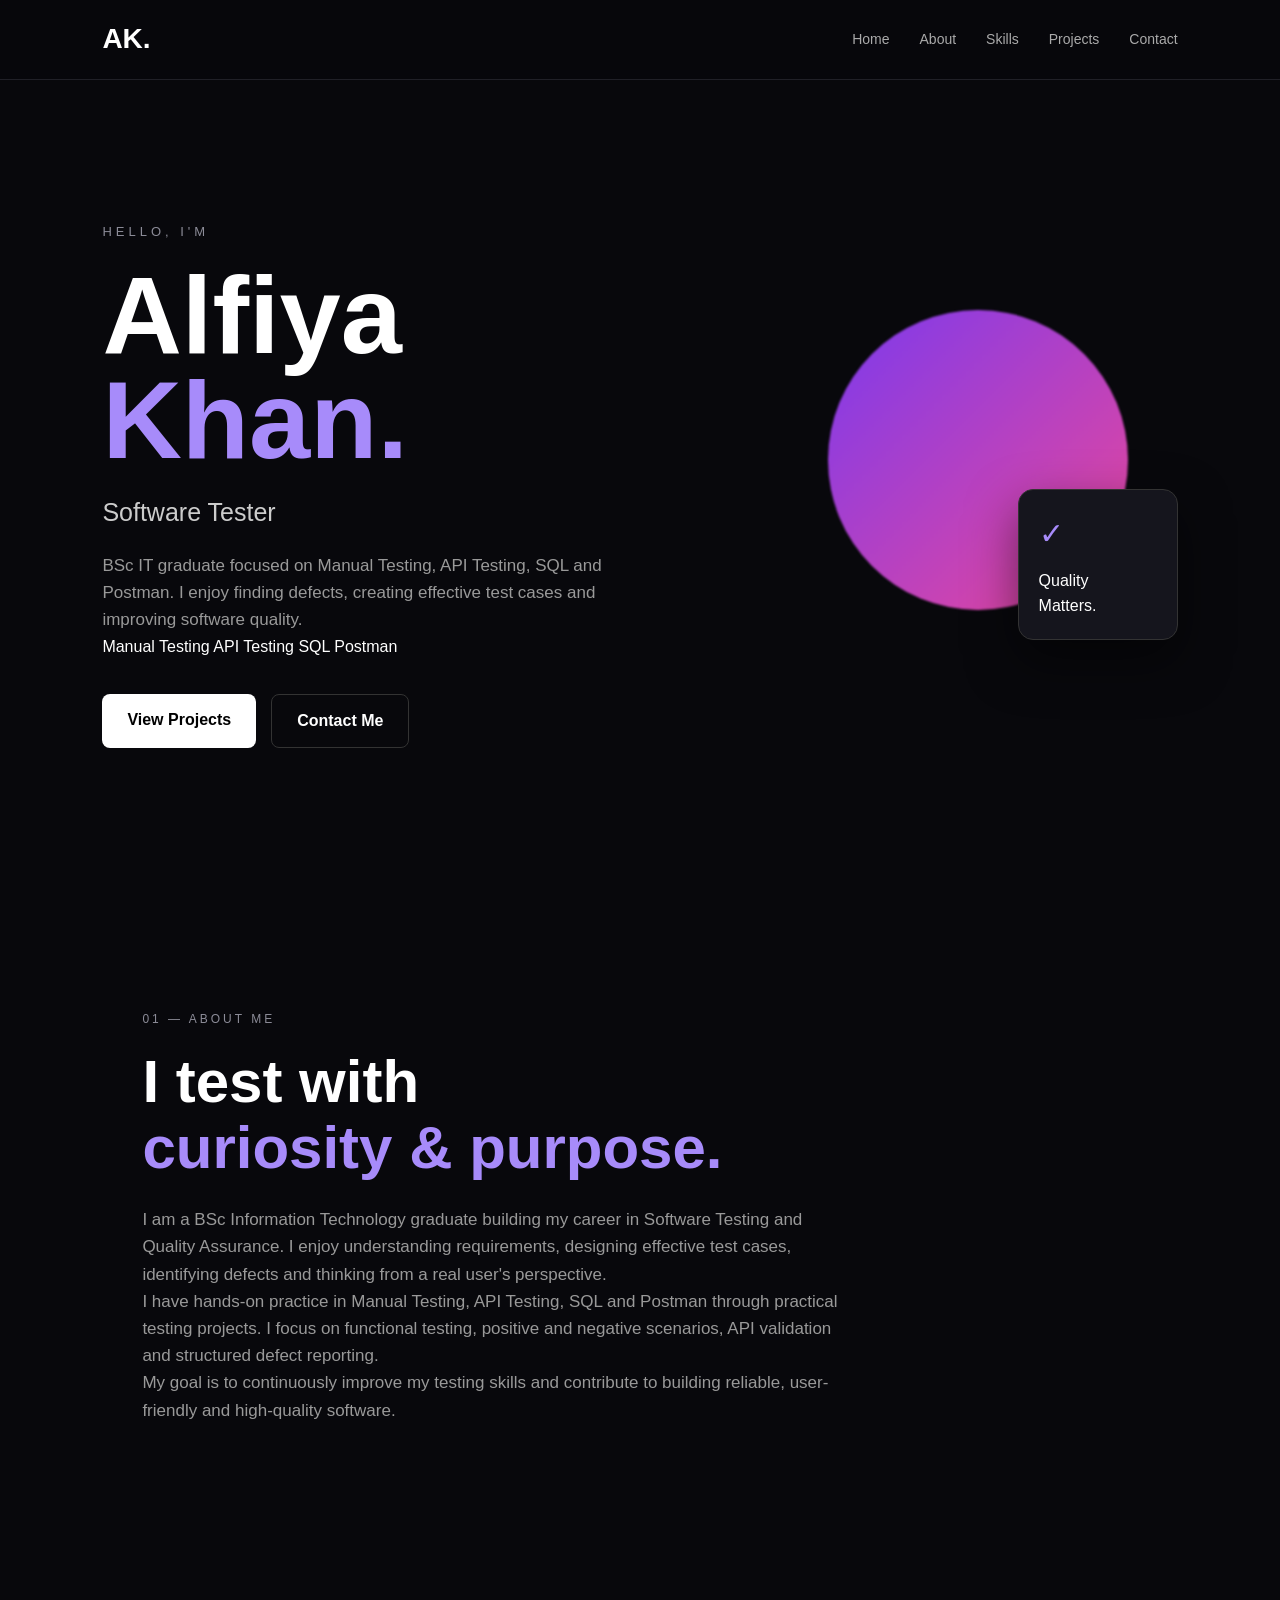
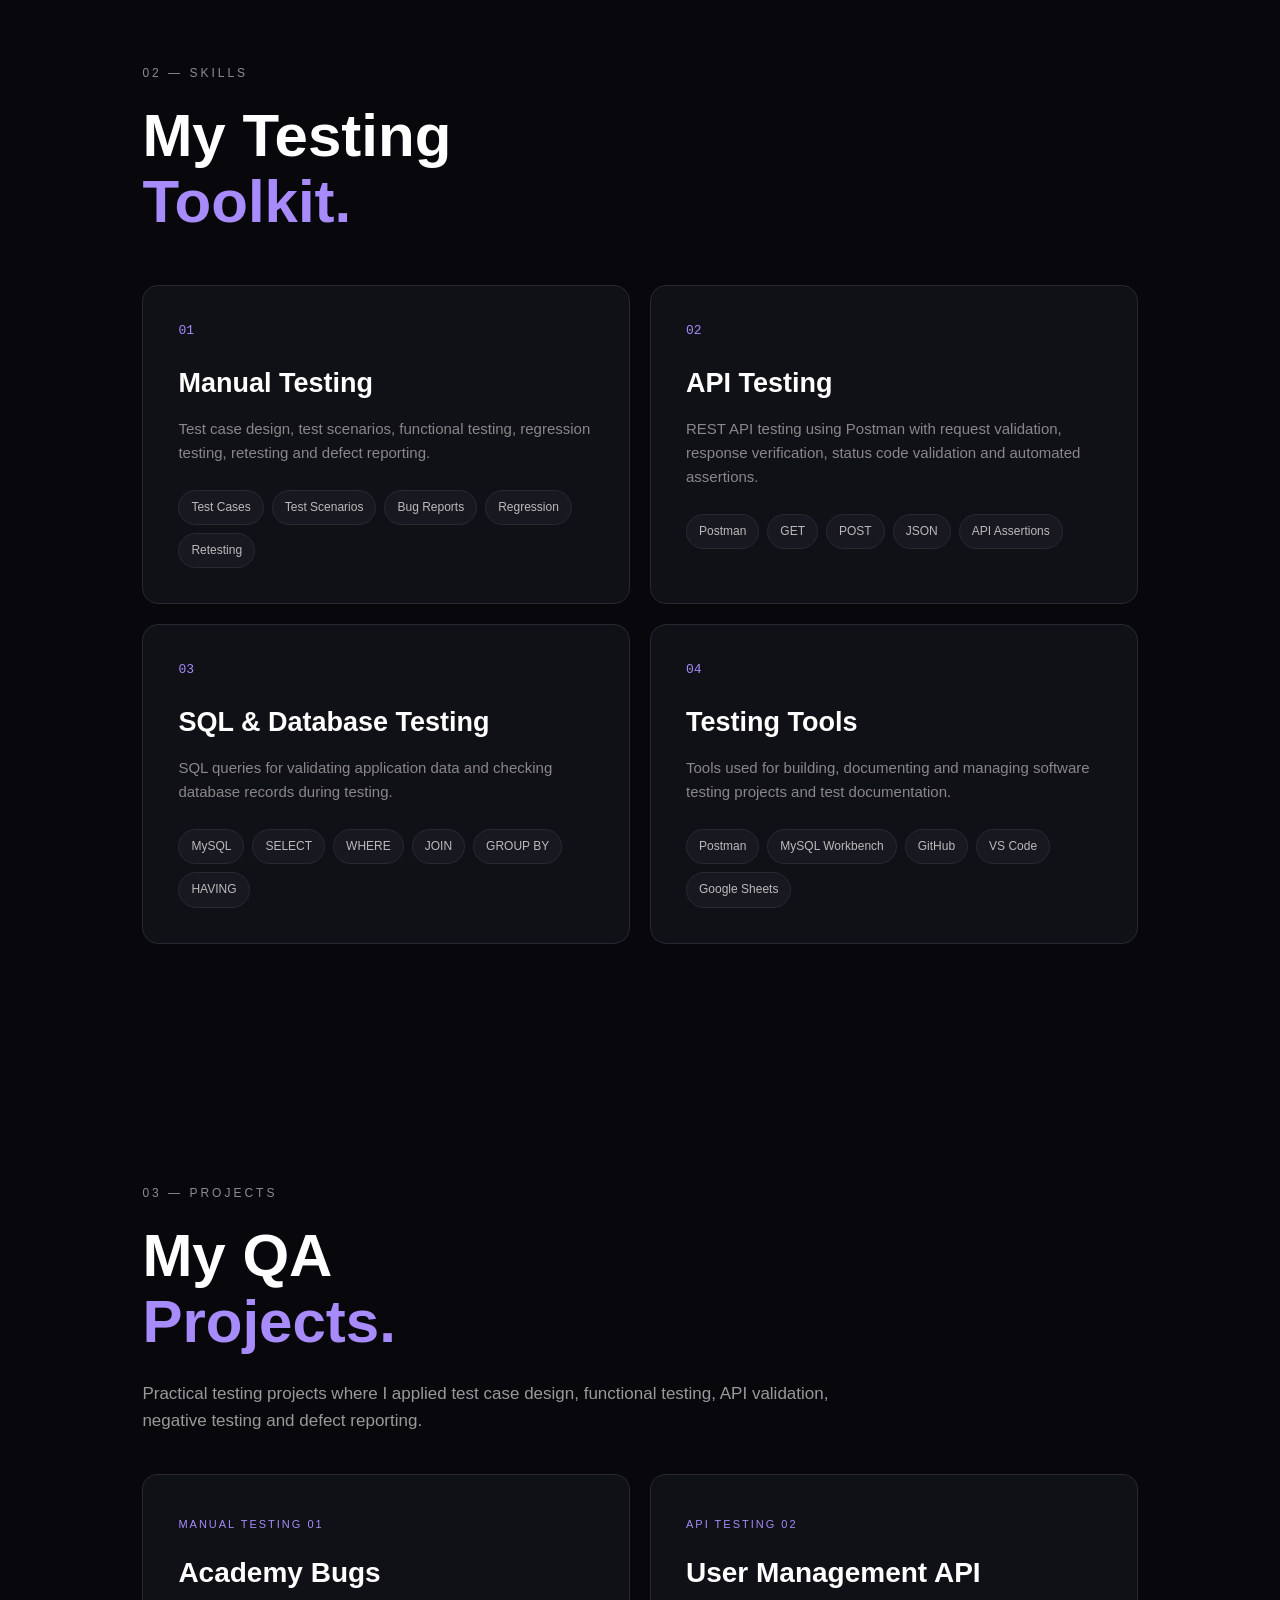
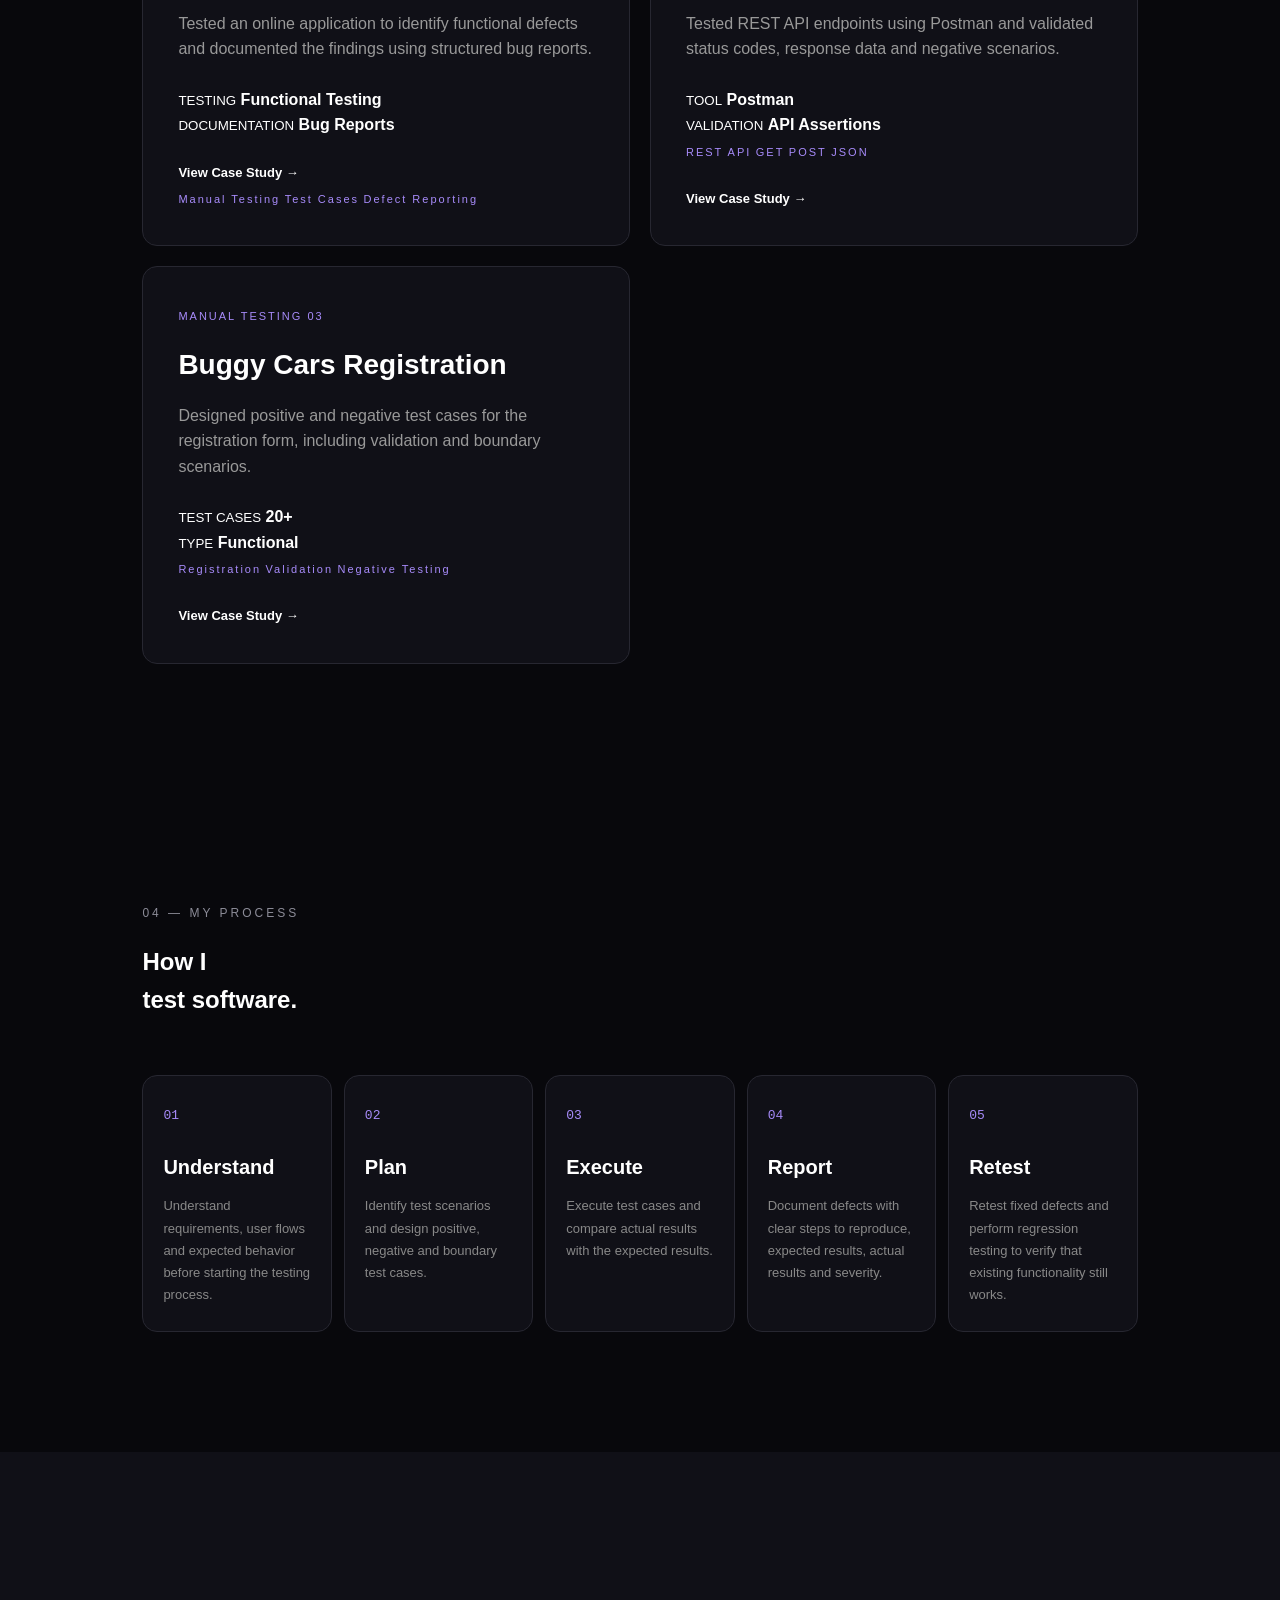
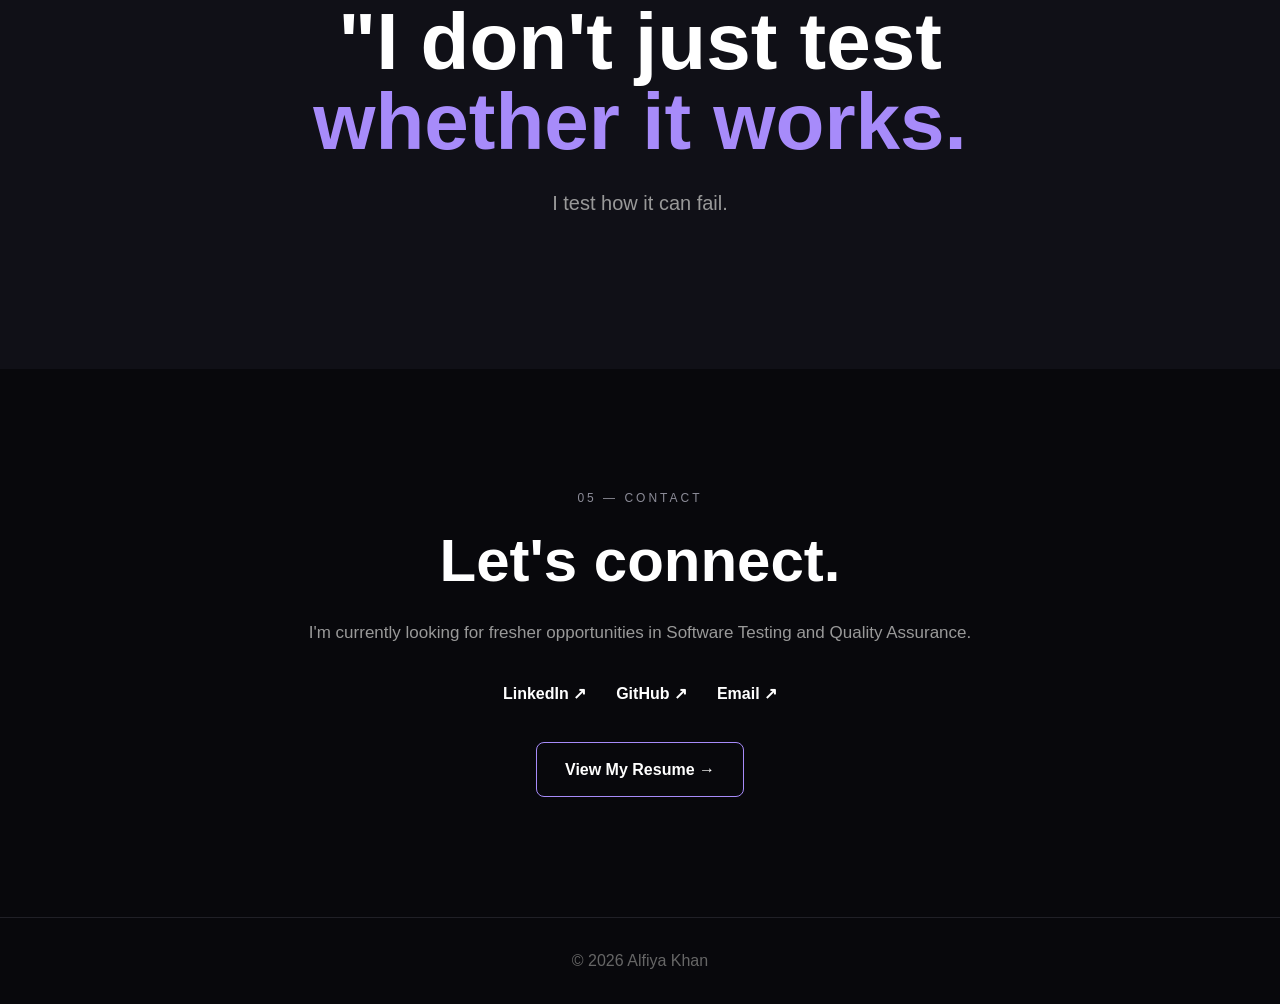
<file: index.html>
<!DOCTYPE html>
<html lang="en">

<head>
    <meta charset="UTF-8">
    <meta name="viewport" content="width=device-width, initial-scale=1.0">

    <title>Alfiya Khan | Software Tester</title>

    <link rel="stylesheet" href="style.css">
</head>

<body>

    <nav>
        <div class="logo">AK.</div>

        <div class="nav-links">
            <a href="#home">Home</a>
            <a href="#about">About</a>
            <a href="#skills">Skills</a>
            <a href="#projects">Projects</a>
            <a href="#contact">Contact</a>
        </div>
    </nav>

<section id="home" class="hero">

    <div class="hero-content">

        <p class="small-text">HELLO, I'M</p>

        <h1>
            Alfiya<br>
            <span>Khan.</span>
        </h1>

        <h2>Software Tester | QA Tester | API Tester</h2>

        <p class="description">
            BSc IT graduate focused on Manual Testing, API Testing,
            SQL and Postman. I enjoy finding defects, creating
            effective test cases and improving software quality.
        </p>

        <div class="hero-skills">
            <span>Manual Testing</span>
            <span>API Testing</span>
            <span>SQL</span>
            <span>Postman</span>
        </div>

        <div class="buttons">

            <a href="#projects" class="btn primary">
                View Projects
            </a>

            <a href="#contact" class="btn secondary">
                Contact Me
            </a>

        </div>

    </div>


    <div class="hero-visual">

        <div class="circle"></div>

        <div class="floating-card">
            <span>✓</span>
            <p>Quality<br>Matters.</p>
        </div>

    </div>

</section>

    <section id="about" class="section">

    <p class="section-label">01 — ABOUT ME</p>

    <h2>
        I test with
        <br>
        <span>curiosity & purpose.</span>
    </h2>

    <p>
        I am a BSc Information Technology graduate building my career
        in Software Testing and Quality Assurance. I enjoy understanding
        requirements, designing effective test cases, identifying defects
        and thinking from a real user's perspective.
    </p>

    <p>
        I have hands-on practice in Manual Testing, API Testing,
        SQL and Postman through practical testing projects. I focus
        on functional testing, positive and negative scenarios,
        API validation and structured defect reporting.
    </p>

    <p>
        My goal is to continuously improve my testing skills and
        contribute to building reliable, user-friendly and
        high-quality software.
    </p>

</section>

    <section id="skills" class="section">

    <p class="section-label">02 — SKILLS</p>

    <h2>
        My Testing
        <br>
        <span>Toolkit.</span>
    </h2>


    <div class="skill-groups">


        <!-- SKILL GROUP 01 -->

        <div class="skill-group">

            <div class="skill-number">01</div>

            <h3>Manual Testing</h3>

            <p>
                Test case design, test scenarios, functional testing,
                regression testing, retesting and defect reporting.
            </p>

            <div class="skill-tags">
                <span>Test Cases</span>
                <span>Test Scenarios</span>
                <span>Bug Reports</span>
                <span>Regression</span>
                <span>Retesting</span>
            </div>

        </div>


        <!-- SKILL GROUP 02 -->

        <div class="skill-group">

            <div class="skill-number">02</div>

            <h3>API Testing</h3>

            <p>
                REST API testing using Postman with request validation,
                response verification, status code validation and
                automated assertions.
            </p>

            <div class="skill-tags">
                <span>Postman</span>
                <span>GET</span>
                <span>POST</span>
                <span>JSON</span>
                <span>API Assertions</span>
            </div>

        </div>


        <!-- SKILL GROUP 03 -->

        <div class="skill-group">

            <div class="skill-number">03</div>

            <h3>SQL & Database Testing</h3>

            <p>
                SQL queries for validating application data and
                checking database records during testing.
            </p>

            <div class="skill-tags">
                <span>MySQL</span>
                <span>SELECT</span>
                <span>WHERE</span>
                <span>JOIN</span>
                <span>GROUP BY</span>
                <span>HAVING</span>
            </div>

        </div>


        <!-- SKILL GROUP 04 -->

        <div class="skill-group">

            <div class="skill-number">04</div>

            <h3>Testing Tools</h3>

            <p>
                Tools used for building, documenting and managing
                software testing projects and test documentation.
            </p>

            <div class="skill-tags">
                <span>Postman</span>
                <span>MySQL Workbench</span>
                <span>GitHub</span>
                <span>VS Code</span>
                <span>Google Sheets</span>
            </div>

        </div>


    </div>

</section>

    <!-- PROJECT 04 -->
<section id="projects" class="section">

    <p class="section-label">03 — PROJECTS</p>

    <h2>
        My QA
        <br>
        <span>Projects.</span>
    </h2>

    <p class="project-intro">
        Practical testing projects where I applied test case
        design, functional testing, API validation, negative
        testing and defect reporting.
    </p>


    <div class="projects">


        <!-- PROJECT 01 -->

        <div class="project-card">

            <div class="project-top">

                <span class="project-type">
                    MANUAL TESTING
                </span>

                <span class="project-number">
                    01
                </span>

            </div>

            <h3>Academy Bugs</h3>

            <p>
                Tested an online application to identify functional
                defects and documented the findings using structured
                bug reports.
            </p>

            <div class="project-info">

                <div>
                    <small>TESTING</small>
                    <strong>Functional Testing</strong>
                </div>

                <div>
                    <small>DOCUMENTATION</small>
                    <strong>Bug Reports</strong>
                </div>

                <a href="academy-bugs.html"
                   target="_blank"
                   class="project-link">
                    View Case Study →
                </a>

            </div>

            <div class="project-tags">
                <span>Manual Testing</span>
                <span>Test Cases</span>
                <span>Defect Reporting</span>
            </div>

        </div>


        <!-- PROJECT 02 -->

        <div class="project-card">

            <div class="project-top">

                <span class="project-type">
                    API TESTING
                </span>

                <span class="project-number">
                    02
                </span>

            </div>

            <h3>User Management API</h3>

            <p>
                Tested REST API endpoints using Postman and validated
                status codes, response data and negative scenarios.
            </p>

            <div class="project-info">

                <div>
                    <small>TOOL</small>
                    <strong>Postman</strong>
                </div>

                <div>
                    <small>VALIDATION</small>
                    <strong>API Assertions</strong>
                </div>

            </div>

            <div class="project-tags">
                <span>REST API</span>
                <span>GET</span>
                <span>POST</span>
                <span>JSON</span>
            </div>

            <a href="user-management-api.html"
               target="_blank"
               class="project-link">
                View Case Study →
            </a>

        </div>


        <!-- PROJECT 03 -->

        <div class="project-card">

            <div class="project-top">

                <span class="project-type">
                    MANUAL TESTING
                </span>

                <span class="project-number">
                    03
                </span>

            </div>

            <h3>Buggy Cars Registration</h3>

            <p>
                Designed positive and negative test cases for the
                registration form, including validation and
                boundary scenarios.
            </p>

            <div class="project-info">

                <div>
                    <small>TEST CASES</small>
                    <strong>20+</strong>
                </div>

                <div>
                    <small>TYPE</small>
                    <strong>Functional</strong>
                </div>

            </div>

            <div class="project-tags">
                <span>Registration</span>
                <span>Validation</span>
                <span>Negative Testing</span>
            </div>

            <a href="buggy-cars.html"
               target="_blank"
               class="project-link">
                View Case Study →
            </a>

        </div>


    </div>

</section>

<section class="workflow">

    <p class="section-label">04 — MY PROCESS</p>

    <h2>
        How I
        <br>
        <span>test software.</span>
    </h2>

    <div class="workflow-container">

        <div class="workflow-step">
            <span>01</span>
            <h3>Understand</h3>
            <p>
                Understand requirements, user flows and expected
                behavior before starting the testing process.
            </p>
        </div>


        <div class="workflow-step">
            <span>02</span>
            <h3>Plan</h3>
            <p>
                Identify test scenarios and design positive,
                negative and boundary test cases.
            </p>
        </div>


        <div class="workflow-step">
            <span>03</span>
            <h3>Execute</h3>
            <p>
                Execute test cases and compare actual results
                with the expected results.
            </p>
        </div>


        <div class="workflow-step">
            <span>04</span>
            <h3>Report</h3>
            <p>
                Document defects with clear steps to reproduce,
                expected results, actual results and severity.
            </p>
        </div>


        <div class="workflow-step">
            <span>05</span>
            <h3>Retest</h3>
            <p>
                Retest fixed defects and perform regression testing
                to verify that existing functionality still works.
            </p>
        </div>

    </div>

</section>

    <section class="quote">

        <h2>
            "I don't just test<br>
            <span>whether it works.</span>
        </h2>

        <p>
            I test how it can fail.
        </p>

    </section>


    <section id="contact" class="section contact">

    <p class="section-label">05 — CONTACT</p>

    <h2>Let's connect.</h2>

    <p>
        I'm currently looking for fresher opportunities
        in Software Testing and Quality Assurance.
    </p>

    <div class="contact-links">

        <a href="https://www.linkedin.com/in/alfiya-khan-a834b02a7" target="_blank">
            LinkedIn ↗
        </a>

        <a href="https://github.com/Alfiya-QA-Journeyy/Software-Testing-Portfolio" target="_blank">
            GitHub ↗
        </a>

        <a href="mailto:khanalfiya7400@gmail.com">
            Email ↗
        </a>

    </div>


    <div class="resume-button">

        <a href="https://drive.google.com/file/d/1Tls1qDuuTkrRgKwFRRbU510IXJ_QlMAJ/view?usp=drivesdk"
           target="_blank">
            View My Resume →
        </a>

    </div>

</section>

    <footer>

        © 2026 Alfiya Khan

    </footer>


    <script src="script.js"></script>

</body>

</html>
</file>
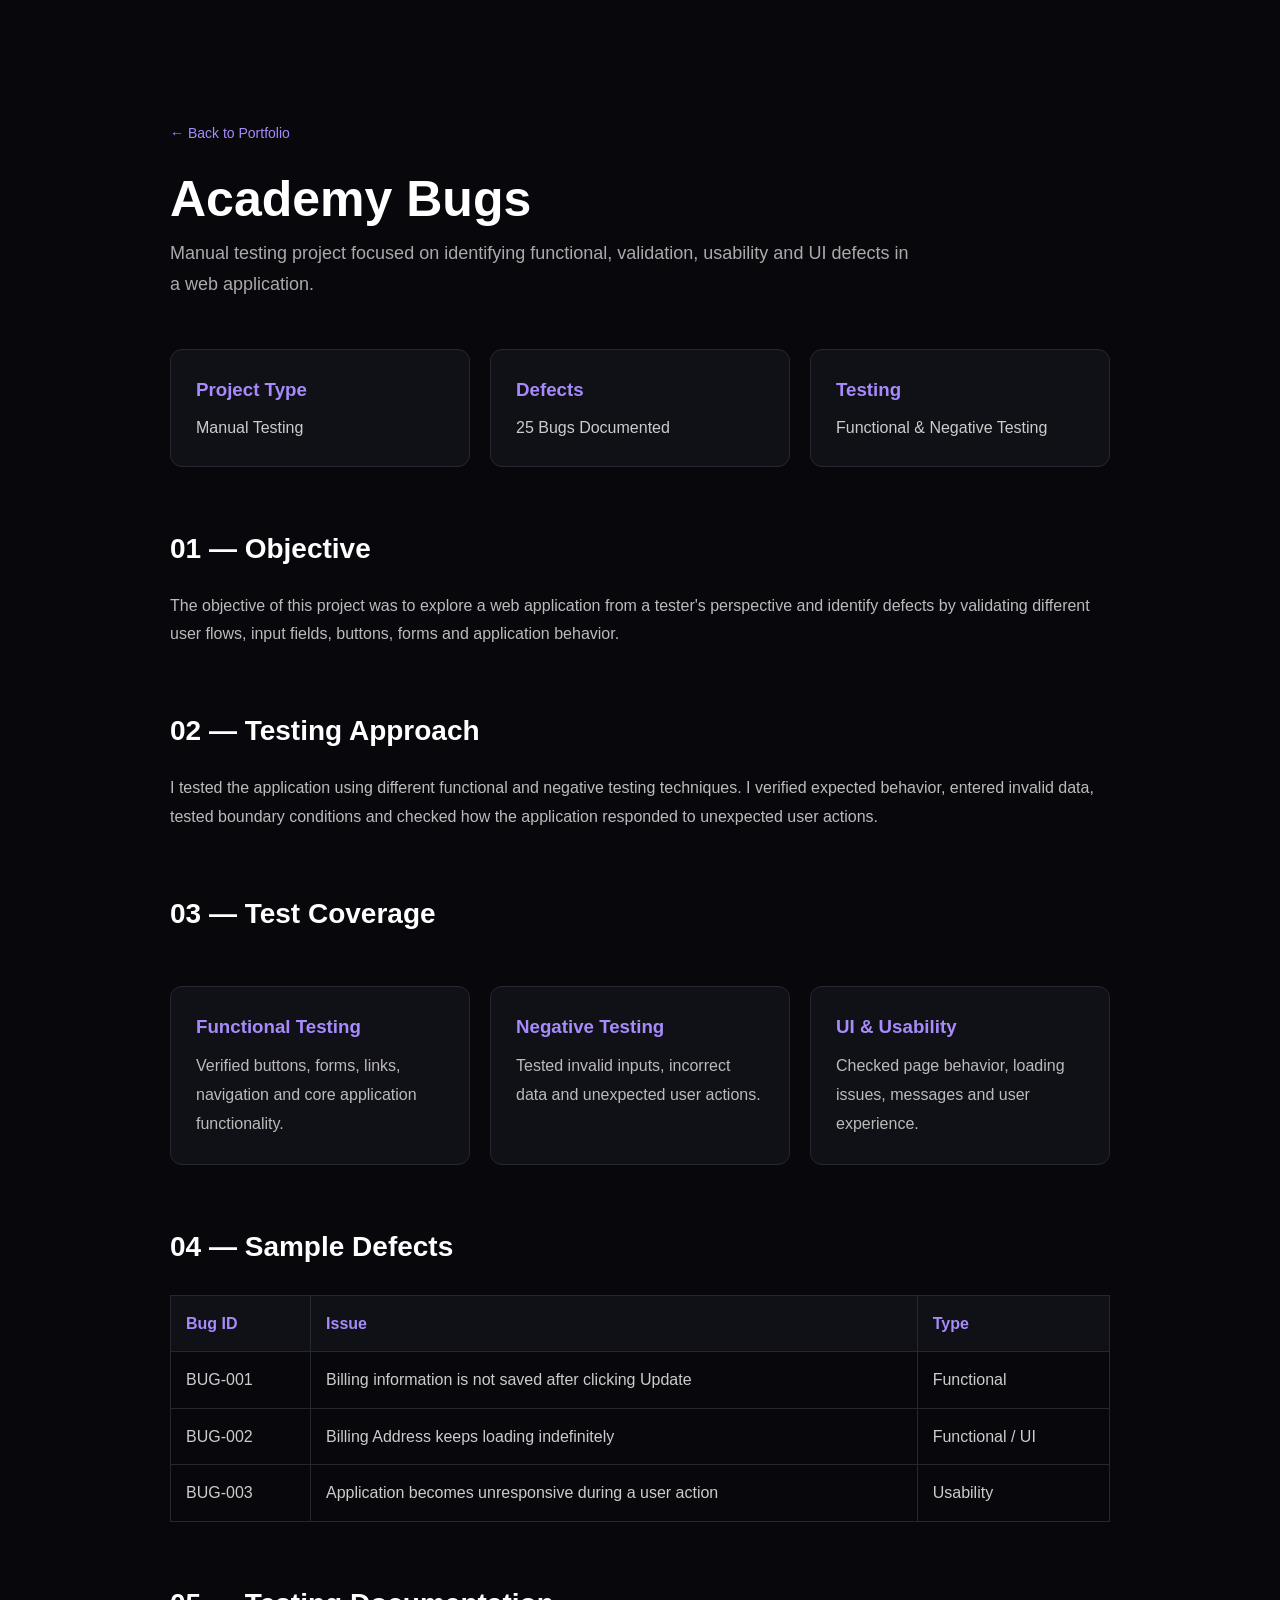
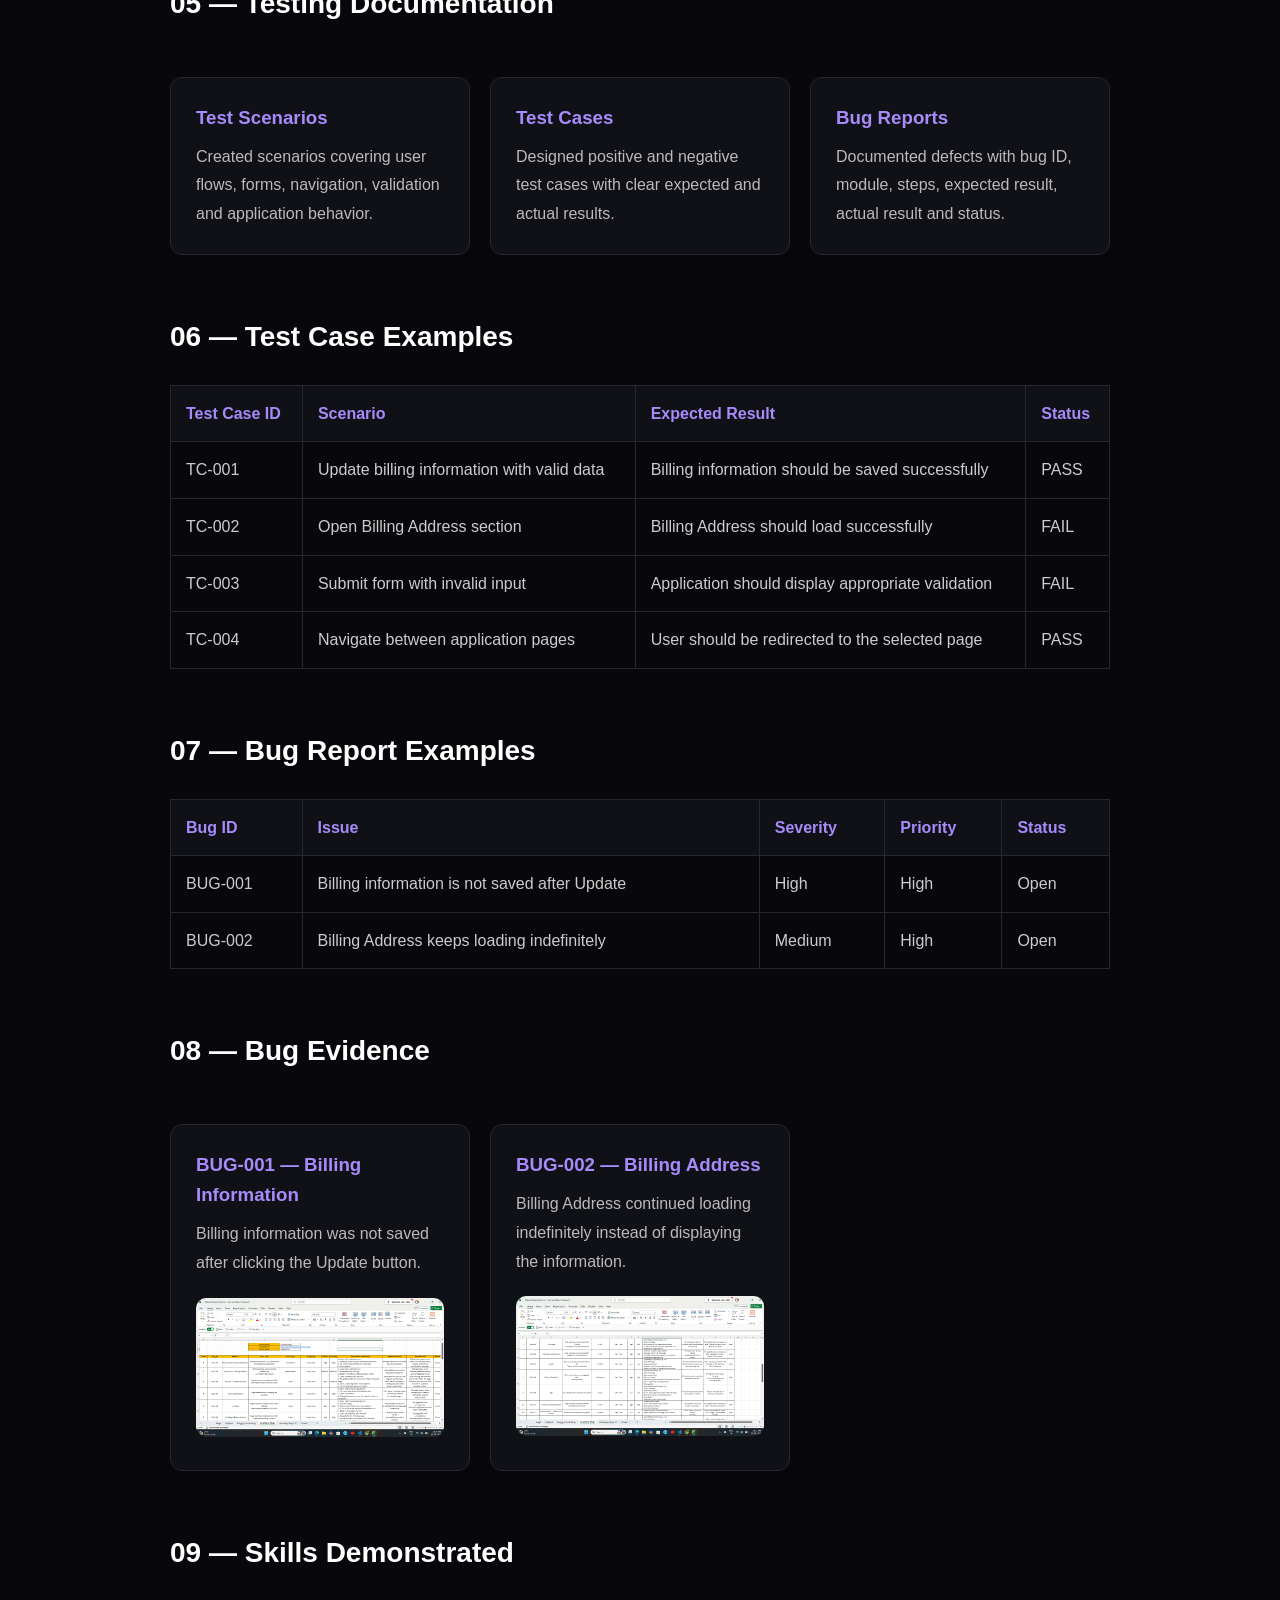
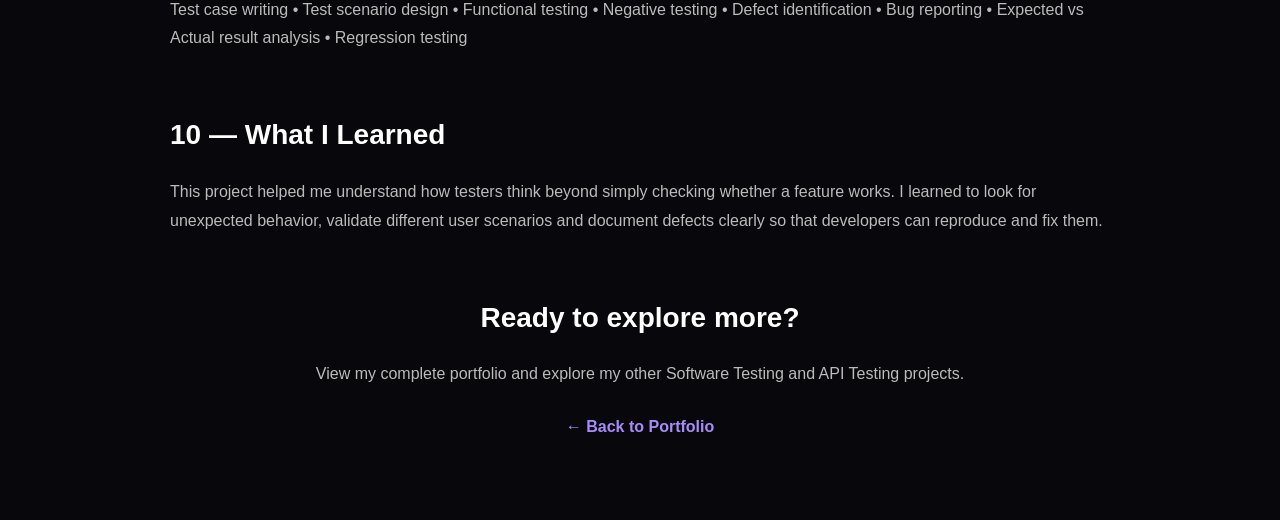
<file: academy-bugs.html>
<!DOCTYPE html>
<html lang="en">
<head>
    <meta charset="UTF-8">
    <meta name="viewport" content="width=device-width, initial-scale=1.0">

    <title>Academy Bugs | Alfiya Khan</title>

    <link rel="stylesheet" href="style.css">

    <style>
        .case-study {
            max-width: 1000px;
            margin: auto;
            padding: 120px 30px 80px;
        }

        .back-link {
            color: #a78bfa;
            text-decoration: none;
            font-size: 14px;
        }

        .case-study h1 {
            font-size: 50px;
            margin: 30px 0 15px;
        }

        .subtitle {
            color: #aaa;
            font-size: 18px;
            line-height: 1.7;
            max-width: 750px;
        }

        .case-grid {
            display: grid;
            grid-template-columns: repeat(3, 1fr);
            gap: 20px;
            margin: 50px 0;
        }

        .case-box {
            background: #101017;
            border: 1px solid #272731;
            padding: 25px;
            border-radius: 12px;
        }

        .case-box h3 {
            color: #a78bfa;
            margin-bottom: 10px;
        }

        .case-box p {
            color: #ccc;
        }

        .case-section {
            margin-top: 60px;
        }

        .case-section h2 {
            font-size: 28px;
            margin-bottom: 20px;
        }

        .case-section p {
            color: #bbb;
            line-height: 1.8;
        }

        .bug-table {
            width: 100%;
            border-collapse: collapse;
            margin-top: 25px;
        }

        .bug-table th,
        .bug-table td {
            border: 1px solid #272731;
            padding: 15px;
            text-align: left;
        }

        .bug-table th {
            color: #a78bfa;
            background: #101017;
        }

        .bug-table td {
            color: #ccc;
        }

        @media (max-width: 700px) {
            .case-study h1 {
                font-size: 38px;
            }

            .case-grid {
                grid-template-columns: 1fr;
            }

            .bug-table {
                font-size: 13px;
            }
        }
    </style>
</head>

<body>

    <main class="case-study">

        <a href="index.html" class="back-link">← Back to Portfolio</a>

        <h1>Academy Bugs</h1>

        <p class="subtitle">
            Manual testing project focused on identifying functional,
            validation, usability and UI defects in a web application.
        </p>


        <!-- PROJECT SUMMARY -->

        <div class="case-grid">

            <div class="case-box">
                <h3>Project Type</h3>
                <p>Manual Testing</p>
            </div>

            <div class="case-box">
                <h3>Defects</h3>
                <p>25 Bugs Documented</p>
            </div>

            <div class="case-box">
                <h3>Testing</h3>
                <p>Functional & Negative Testing</p>
            </div>

        </div>


        <!-- OBJECTIVE -->

        <section class="case-section">

            <h2>01 — Objective</h2>

            <p>
                The objective of this project was to explore a web application
                from a tester's perspective and identify defects by validating
                different user flows, input fields, buttons, forms and
                application behavior.
            </p>

        </section>


        <!-- TESTING APPROACH -->

        <section class="case-section">

            <h2>02 — Testing Approach</h2>

            <p>
                I tested the application using different functional and
                negative testing techniques. I verified expected behavior,
                entered invalid data, tested boundary conditions and checked
                how the application responded to unexpected user actions.
            </p>

        </section>

        <!-- TEST COVERAGE -->

<section class="case-section">

    <h2>03 — Test Coverage</h2>

    <div class="case-grid">

        <div class="case-box">
            <h3>Functional Testing</h3>
            <p>
                Verified buttons, forms, links, navigation and
                core application functionality.
            </p>
        </div>

        <div class="case-box">
            <h3>Negative Testing</h3>
            <p>
                Tested invalid inputs, incorrect data and
                unexpected user actions.
            </p>
        </div>

        <div class="case-box">
            <h3>UI & Usability</h3>
            <p>
                Checked page behavior, loading issues,
                messages and user experience.
            </p>
        </div>

    </div>

</section>

        <!-- BUGS -->

        <section class="case-section">

            <h2>04 — Sample Defects</h2>

            <table class="bug-table">

                <tr>
                    <th>Bug ID</th>
                    <th>Issue</th>
                    <th>Type</th>
                </tr>

                <tr>
                    <td>BUG-001</td>
                    <td>Billing information is not saved after clicking Update</td>
                    <td>Functional</td>
                </tr>

                <tr>
                    <td>BUG-002</td>
                    <td>Billing Address keeps loading indefinitely</td>
                    <td>Functional / UI</td>
                </tr>

                <tr>
                    <td>BUG-003</td>
                    <td>Application becomes unresponsive during a user action</td>
                    <td>Usability</td>
                </tr>

            </table>

        </section>
<!-- TESTING DOCUMENTATION -->

<section class="case-section">

    <h2>05 — Testing Documentation</h2>

    <div class="case-grid">

        <div class="case-box">
            <h3>Test Scenarios</h3>
            <p>
                Created scenarios covering user flows, forms,
                navigation, validation and application behavior.
            </p>
        </div>

        <div class="case-box">
            <h3>Test Cases</h3>
            <p>
                Designed positive and negative test cases with
                clear expected and actual results.
            </p>
        </div>

        <div class="case-box">
            <h3>Bug Reports</h3>
            <p>
                Documented defects with bug ID, module, steps,
                expected result, actual result and status.
            </p>
        </div>

    </div>

</section>

<!-- TEST CASE EXAMPLES -->

<section class="case-section">

    <h2>06 — Test Case Examples</h2>

    <table class="bug-table">

        <tr>
            <th>Test Case ID</th>
            <th>Scenario</th>
            <th>Expected Result</th>
            <th>Status</th>
        </tr>

        <tr>
            <td>TC-001</td>
            <td>Update billing information with valid data</td>
            <td>Billing information should be saved successfully</td>
            <td>PASS</td>
        </tr>

        <tr>
            <td>TC-002</td>
            <td>Open Billing Address section</td>
            <td>Billing Address should load successfully</td>
            <td>FAIL</td>
        </tr>

        <tr>
            <td>TC-003</td>
            <td>Submit form with invalid input</td>
            <td>Application should display appropriate validation</td>
            <td>FAIL</td>
        </tr>

        <tr>
            <td>TC-004</td>
            <td>Navigate between application pages</td>
            <td>User should be redirected to the selected page</td>
            <td>PASS</td>
        </tr>

    </table>

</section>

<!-- BUG REPORT EXAMPLES -->

<section class="case-section">

    <h2>07 — Bug Report Examples</h2>

    <table class="bug-table">

    <tr>
        <th>Bug ID</th>
        <th>Issue</th>
        <th>Severity</th>
        <th>Priority</th>
        <th>Status</th>
    </tr>

    <tr>
        <td>BUG-001</td>
        <td>Billing information is not saved after Update</td>
        <td>High</td>
        <td>High</td>
        <td>Open</td>
    </tr>

    <tr>
        <td>BUG-002</td>
        <td>Billing Address keeps loading indefinitely</td>
        <td>Medium</td>
        <td>High</td>
        <td>Open</td>
    </tr>

</table>

</section>

<!-- BUG EVIDENCE -->

<section class="case-section">

    <h2>08 — Bug Evidence</h2>

    <div class="case-grid">

        <div class="case-box">
            <h3>BUG-001 — Billing Information</h3>

            <p>
                Billing information was not saved after clicking
                the Update button.
            </p>

            <img src="images/Screenshot (395).png"
                 alt="BUG-001 Evidence"
                 style="width:100%; margin-top:20px; border-radius:10px;">
        </div>


        <div class="case-box">
            <h3>BUG-002 — Billing Address</h3>

            <p>
                Billing Address continued loading indefinitely
                instead of displaying the information.
            </p>

            <img src="images/Screenshot (396).png"
                 alt="BUG-002 Evidence"
                 style="width:100%; margin-top:20px; border-radius:10px;">
        </div>

    </div>

</section>

        <!-- SKILLS -->

        <section class="case-section">

            <h2>09 — Skills Demonstrated</h2>

            <p>
                Test case writing • Test scenario design • Functional testing •
                Negative testing • Defect identification • Bug reporting •
                Expected vs Actual result analysis • Regression testing
            </p>

        </section>


        <!-- LEARNING -->

        <section class="case-section">

            <h2>10 — What I Learned</h2>

            <p>
                This project helped me understand how testers think beyond
                simply checking whether a feature works. I learned to look
                for unexpected behavior, validate different user scenarios
                and document defects clearly so that developers can reproduce
                and fix them.
            </p>

        </section>

        <!-- PROJECT ACTIONS -->

<section class="case-section" style="text-align:center;">

    <h2>Ready to explore more?</h2>

    <p>
        View my complete portfolio and explore my other
        Software Testing and API Testing projects.
    </p>

    <a href="index.html"
       class="project-link"
       style="font-size:16px;">
        ← Back to Portfolio
    </a>

</section>

    </main>

</body>
</html>
</file>
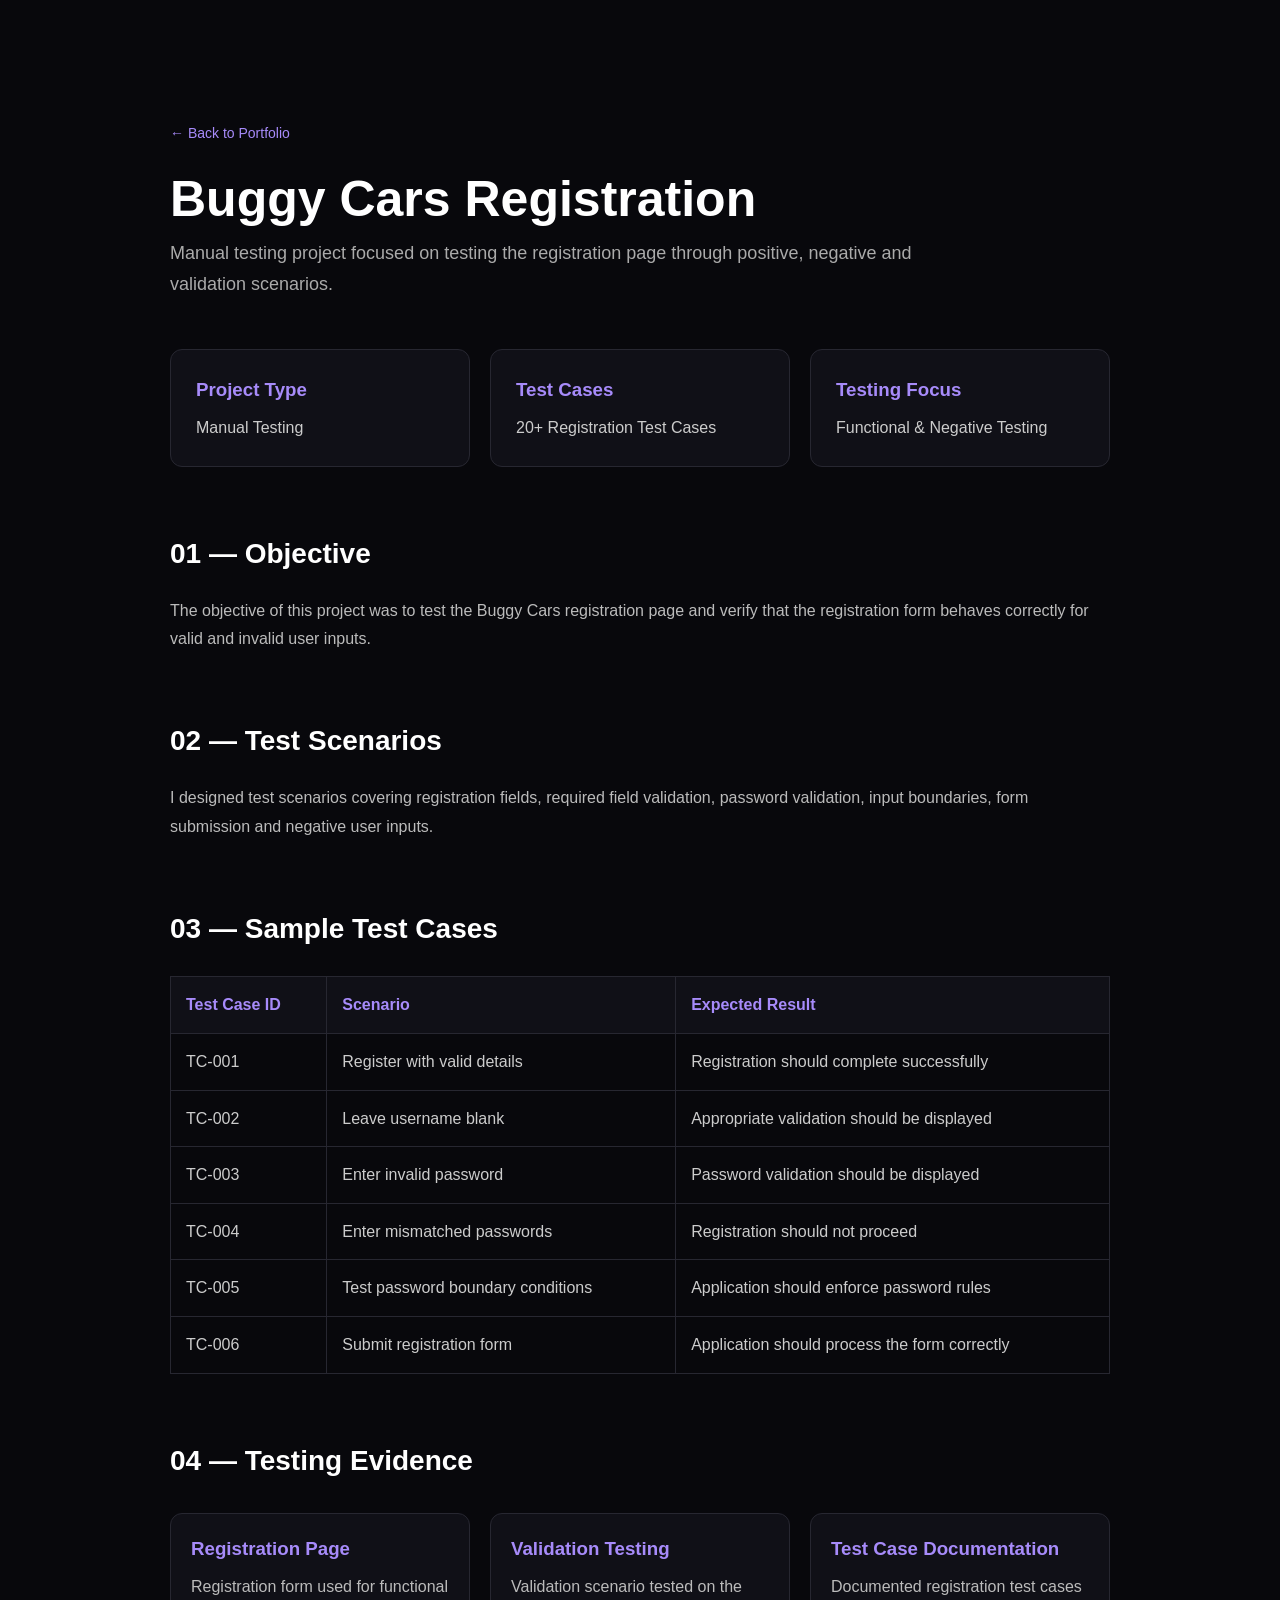
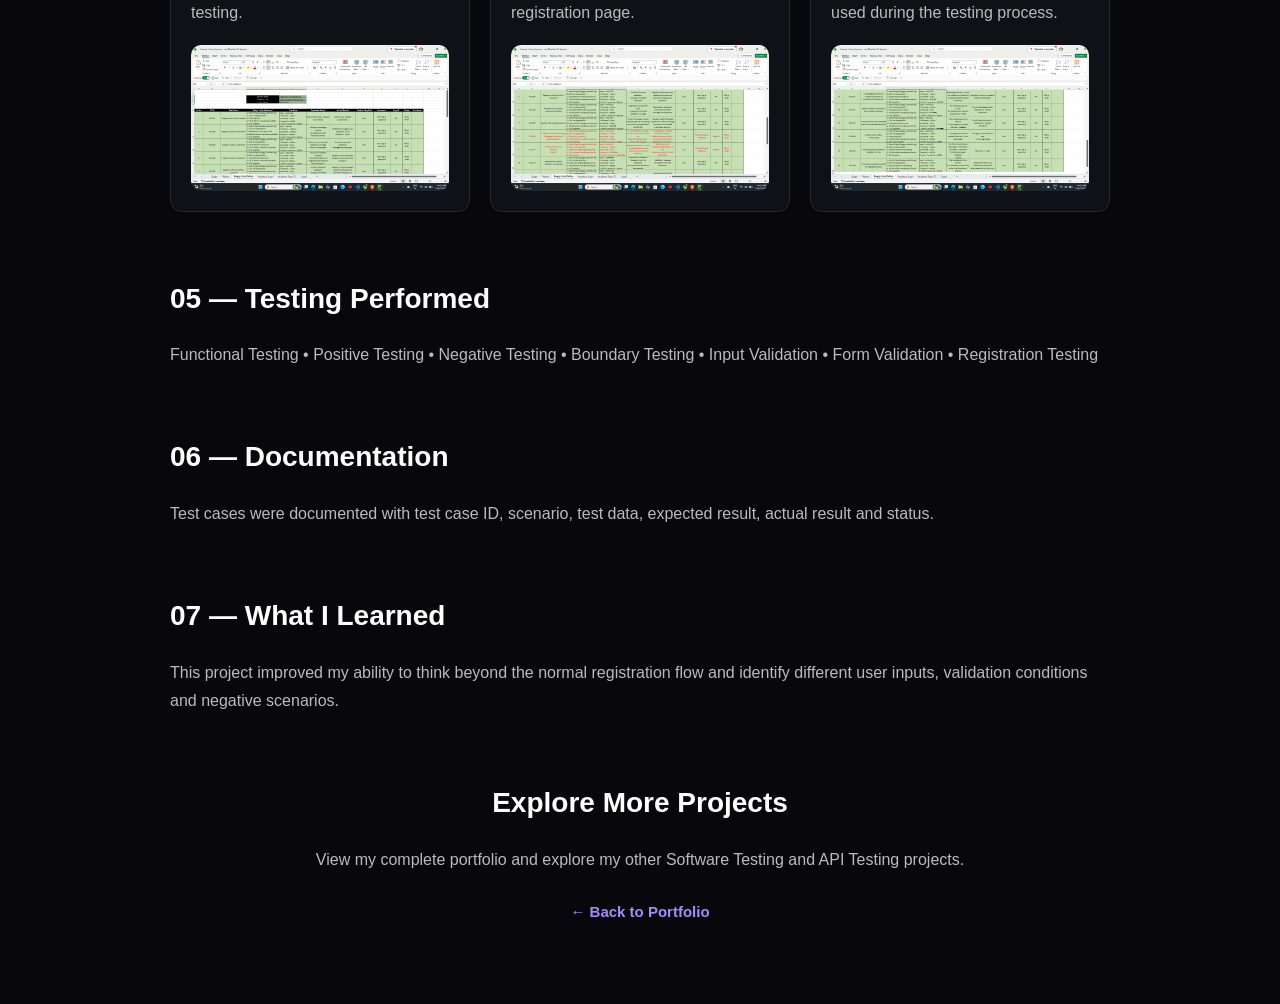
<file: buggy-cars.html>
<!DOCTYPE html>
<html lang="en">

<head>
    <meta charset="UTF-8">
    <meta name="viewport" content="width=device-width, initial-scale=1.0">

    <title>Buggy Cars Registration | Alfiya Khan</title>

    <link rel="stylesheet" href="style.css">

    <style>
        .case-study {
            max-width: 1000px;
            margin: auto;
            padding: 120px 30px 80px;
        }

        .back-link {
            color: #a78bfa;
            text-decoration: none;
            font-size: 14px;
        }

        .case-study h1 {
            font-size: 50px;
            margin: 30px 0 15px;
        }

        .subtitle {
            color: #aaa;
            font-size: 18px;
            line-height: 1.7;
            max-width: 750px;
        }

        .summary-grid {
            display: grid;
            grid-template-columns: repeat(3, 1fr);
            gap: 20px;
            margin: 50px 0;
        }

        .summary-card {
            background: #101017;
            border: 1px solid #272731;
            padding: 25px;
            border-radius: 12px;
        }

        .summary-card h3 {
            color: #a78bfa;
            margin-bottom: 10px;
        }

        .summary-card p {
            color: #ccc;
        }

        .case-section {
            margin-top: 65px;
        }

        .case-section h2 {
            font-size: 28px;
            margin-bottom: 20px;
        }

        .case-section p {
            color: #bbb;
            line-height: 1.8;
        }

        .evidence-grid {
            display: grid;
            grid-template-columns: repeat(3, 1fr);
            gap: 20px;
            margin-top: 30px;
        }

        .evidence-card {
            background: #101017;
            border: 1px solid #272731;
            border-radius: 12px;
            padding: 20px;
        }

        .evidence-card h3 {
            color: #a78bfa;
            margin-bottom: 10px;
        }

        .evidence-card p {
            color: #bbb;
            line-height: 1.6;
        }

        .evidence-card img {
            width: 100%;
            margin-top: 20px;
            border-radius: 10px;
            display: block;
        }

        .test-table {
            width: 100%;
            border-collapse: collapse;
            margin-top: 25px;
        }

        .test-table th,
        .test-table td {
            border: 1px solid #272731;
            padding: 15px;
            text-align: left;
        }

        .test-table th {
            color: #a78bfa;
            background: #101017;
        }

        .test-table td {
            color: #ccc;
        }

        .project-link {
            display: inline-block;
            margin-top: 25px;
            color: #a78bfa;
            text-decoration: none;
            font-size: 15px;
            font-weight: bold;
        }

        .project-link:hover {
            color: white;
        }

        @media (max-width: 700px) {

            .case-study h1 {
                font-size: 38px;
            }

            .summary-grid,
            .evidence-grid {
                grid-template-columns: 1fr;
            }

            .test-table {
                font-size: 13px;
            }
        }
    </style>
</head>


<body>

    <main class="case-study">

        <!-- BACK -->

        <a href="index.html" class="back-link">
            ← Back to Portfolio
        </a>


        <!-- HERO -->

        <h1>Buggy Cars Registration</h1>

        <p class="subtitle">
            Manual testing project focused on testing the registration
            page through positive, negative and validation scenarios.
        </p>


        <!-- SUMMARY -->

        <div class="summary-grid">

            <div class="summary-card">
                <h3>Project Type</h3>
                <p>Manual Testing</p>
            </div>

            <div class="summary-card">
                <h3>Test Cases</h3>
                <p>20+ Registration Test Cases</p>
            </div>

            <div class="summary-card">
                <h3>Testing Focus</h3>
                <p>Functional & Negative Testing</p>
            </div>

        </div>


        <!-- OBJECTIVE -->

        <section class="case-section">

            <h2>01 — Objective</h2>

            <p>
                The objective of this project was to test the Buggy Cars
                registration page and verify that the registration form
                behaves correctly for valid and invalid user inputs.
            </p>

        </section>


        <!-- TEST SCENARIOS -->

        <section class="case-section">

            <h2>02 — Test Scenarios</h2>

            <p>
                I designed test scenarios covering registration fields,
                required field validation, password validation, input
                boundaries, form submission and negative user inputs.
            </p>

        </section>


        <!-- SAMPLE TEST CASES -->

        <section class="case-section">

            <h2>03 — Sample Test Cases</h2>

            <table class="test-table">

                <tr>
                    <th>Test Case ID</th>
                    <th>Scenario</th>
                    <th>Expected Result</th>
                </tr>

                <tr>
                    <td>TC-001</td>
                    <td>Register with valid details</td>
                    <td>Registration should complete successfully</td>
                </tr>

                <tr>
                    <td>TC-002</td>
                    <td>Leave username blank</td>
                    <td>Appropriate validation should be displayed</td>
                </tr>

                <tr>
                    <td>TC-003</td>
                    <td>Enter invalid password</td>
                    <td>Password validation should be displayed</td>
                </tr>

                <tr>
                    <td>TC-004</td>
                    <td>Enter mismatched passwords</td>
                    <td>Registration should not proceed</td>
                </tr>

                <tr>
                    <td>TC-005</td>
                    <td>Test password boundary conditions</td>
                    <td>Application should enforce password rules</td>
                </tr>

                <tr>
                    <td>TC-006</td>
                    <td>Submit registration form</td>
                    <td>Application should process the form correctly</td>
                </tr>

            </table>

        </section>


        <!-- EVIDENCE -->

        <section class="case-section">

            <h2>04 — Testing Evidence</h2>

            <div class="evidence-grid">

                <!-- REGISTRATION -->

                <div class="evidence-card">

                    <h3>Registration Page</h3>

                    <p>
                        Registration form used for functional testing.
                    </p>

                    <img
                        src="images/Screenshot (405).png"
                        alt="Buggy Cars Registration Page">

                </div>


                <!-- VALIDATION -->

                <div class="evidence-card">

                    <h3>Validation Testing</h3>

                    <p>
                        Validation scenario tested on the registration
                        page.
                    </p>

                    <img
                        src="images/Screenshot (406).png"
                        alt="Buggy Cars Registration Validation">

                </div>


                <!-- TEST CASES -->

                <div class="evidence-card">

                    <h3>Test Case Documentation</h3>

                    <p>
                        Documented registration test cases used during
                        the testing process.
                    </p>

                    <img
                        src="images/Screenshot (407).png"
                        alt="Buggy Cars Test Cases">

                </div>

            </div>

        </section>


        <!-- TESTING TYPES -->

        <section class="case-section">

            <h2>05 — Testing Performed</h2>

            <p>
                Functional Testing • Positive Testing • Negative Testing •
                Boundary Testing • Input Validation • Form Validation •
                Registration Testing
            </p>

        </section>


        <!-- DOCUMENTATION -->

        <section class="case-section">

            <h2>06 — Documentation</h2>

            <p>
                Test cases were documented with test case ID, scenario,
                test data, expected result, actual result and status.
            </p>

        </section>


        <!-- LEARNING -->

        <section class="case-section">

            <h2>07 — What I Learned</h2>

            <p>
                This project improved my ability to think beyond the
                normal registration flow and identify different user
                inputs, validation conditions and negative scenarios.
            </p>

        </section>


        <!-- FOOTER -->

        <section class="case-section" style="text-align:center;">

            <h2>Explore More Projects</h2>

            <p>
                View my complete portfolio and explore my other
                Software Testing and API Testing projects.
            </p>

            <a href="index.html" class="project-link">
                ← Back to Portfolio
            </a>

        </section>

    </main>

</body>

</html>
</file>
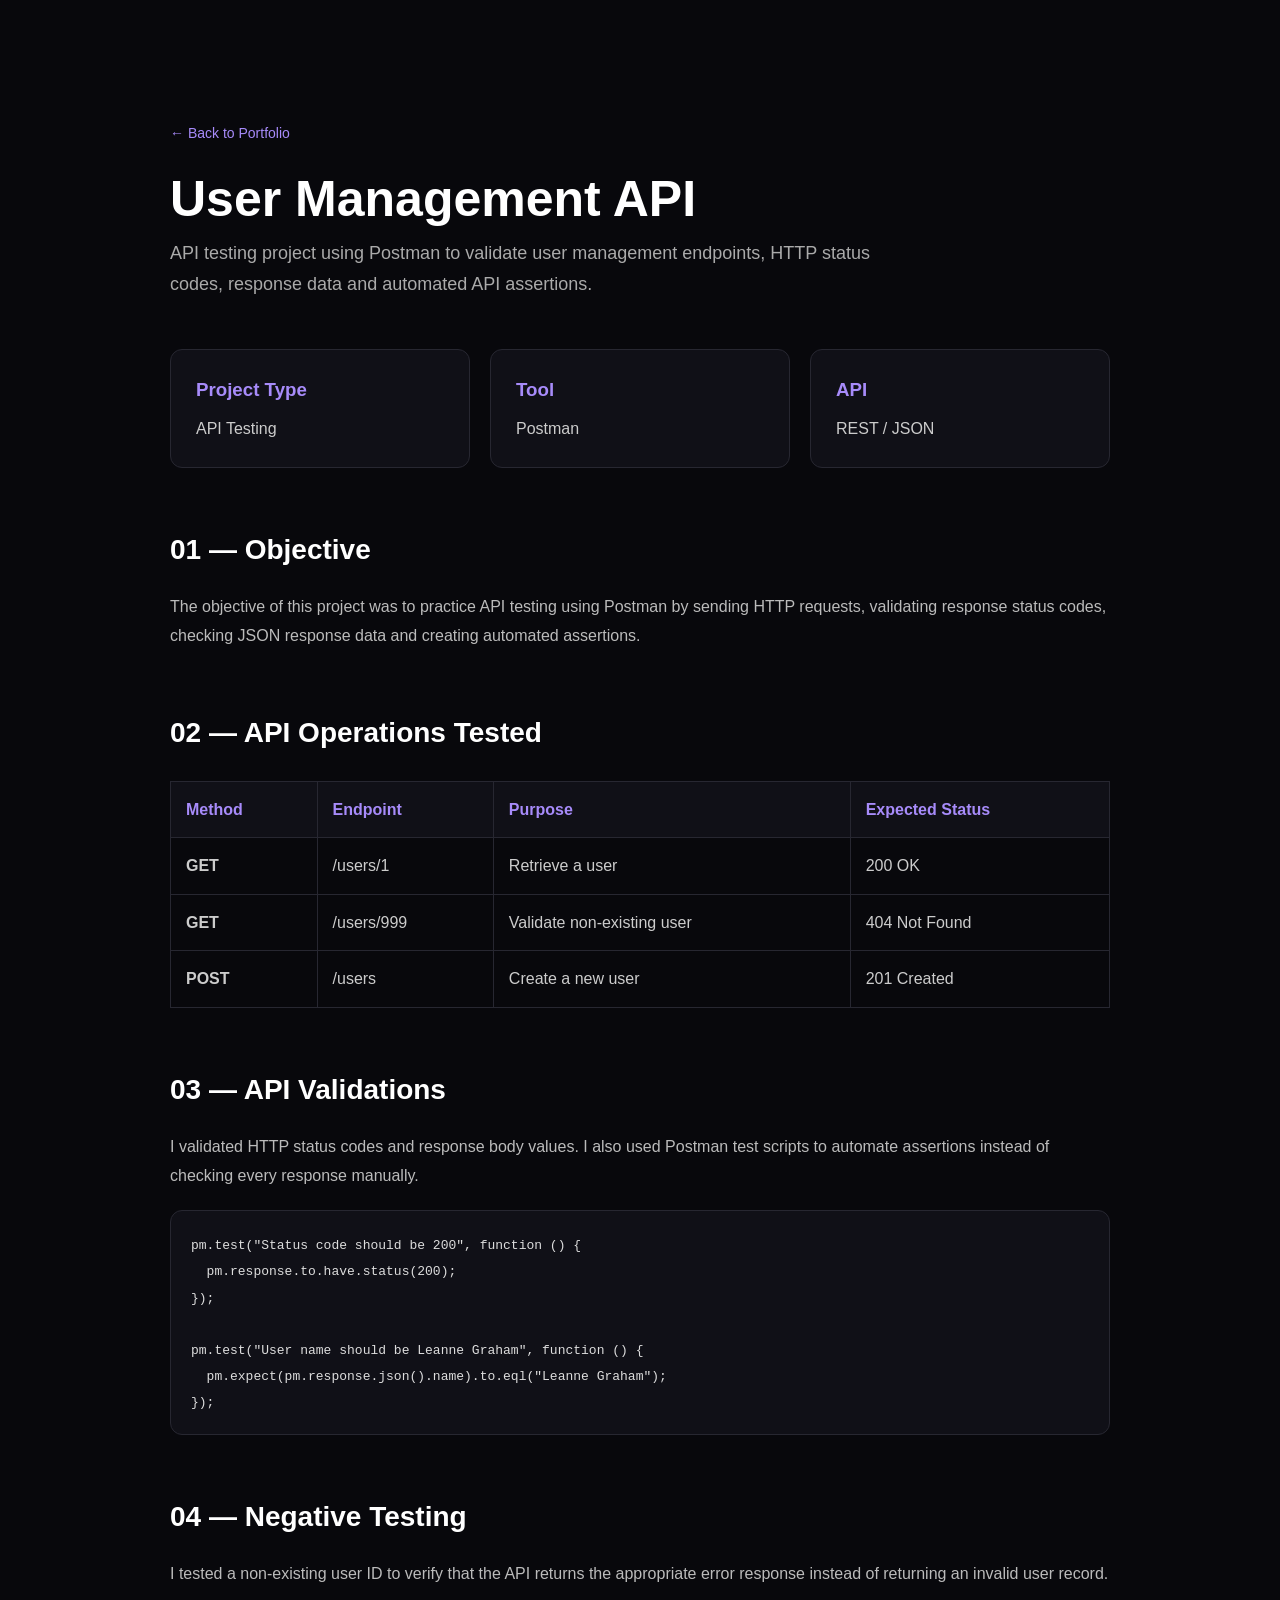
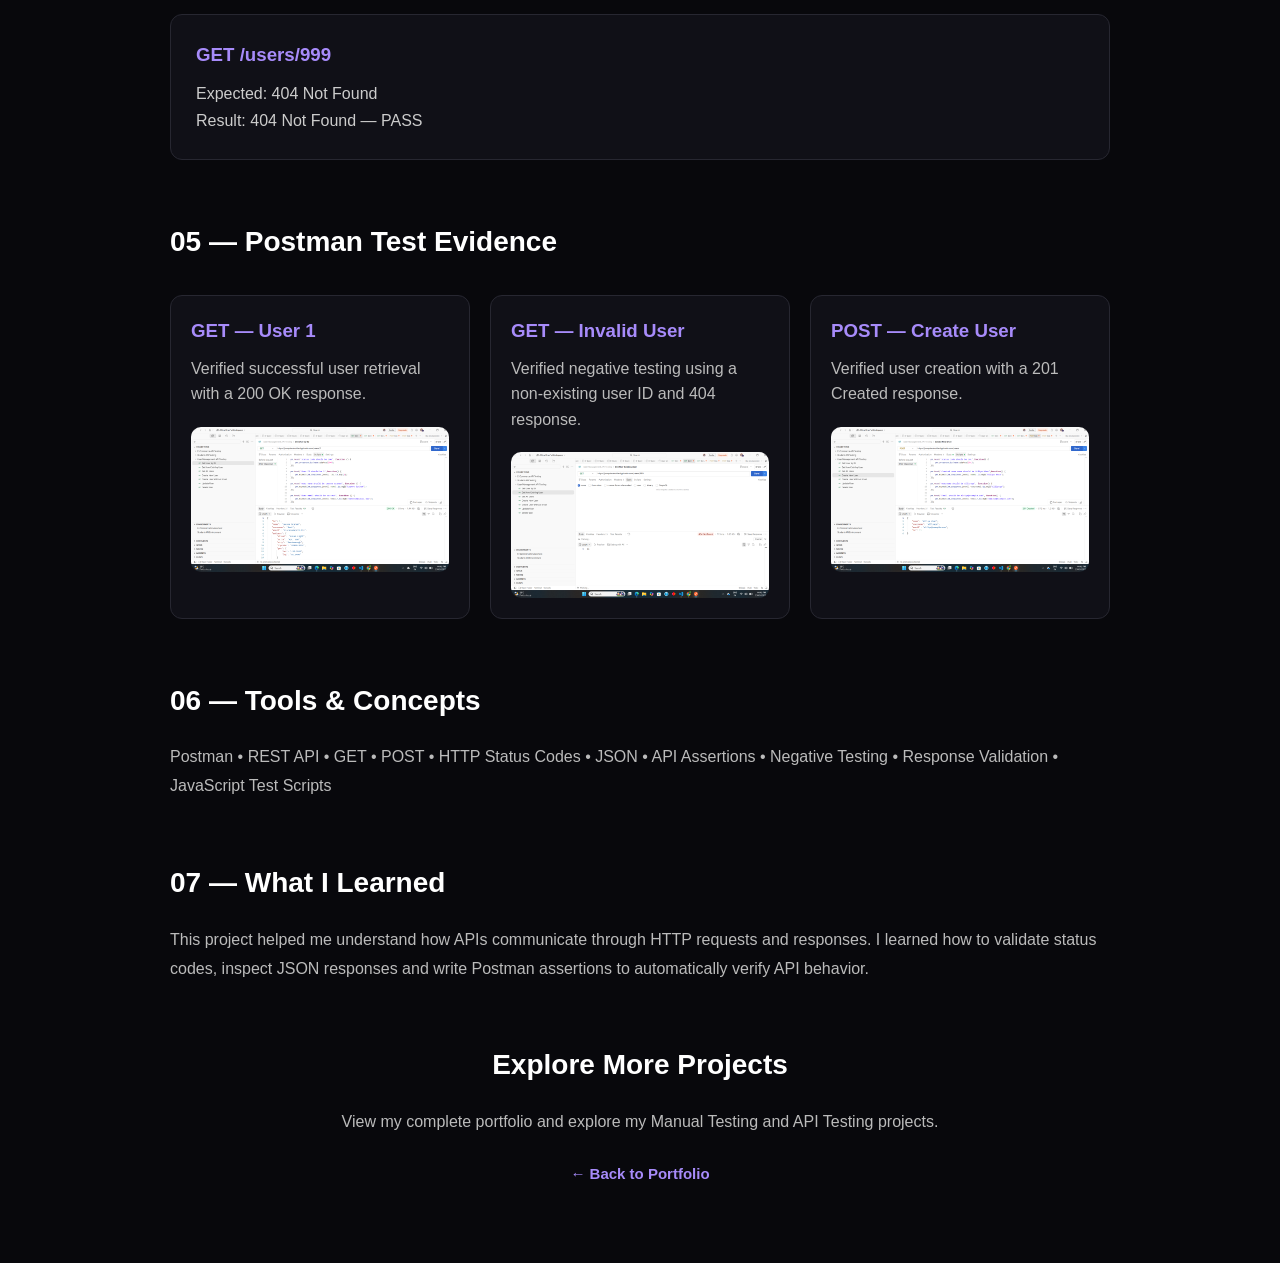
<file: user-management-api.html>
<!DOCTYPE html>
<html lang="en">

<head>
    <meta charset="UTF-8">
    <meta name="viewport" content="width=device-width, initial-scale=1.0">

    <title>User Management API | Alfiya Khan</title>

    <link rel="stylesheet" href="style.css">

    <style>
        .api-project {
            max-width: 1000px;
            margin: auto;
            padding: 120px 30px 80px;
        }

        .back-link {
            color: #a78bfa;
            text-decoration: none;
            font-size: 14px;
        }

        .api-project h1 {
            font-size: 50px;
            margin: 30px 0 15px;
        }

        .subtitle {
            color: #aaa;
            font-size: 18px;
            line-height: 1.7;
            max-width: 750px;
        }

        .api-grid {
            display: grid;
            grid-template-columns: repeat(3, 1fr);
            gap: 20px;
            margin: 50px 0;
        }

        .api-box {
            background: #101017;
            border: 1px solid #272731;
            padding: 25px;
            border-radius: 12px;
        }

        .api-box h3 {
            color: #a78bfa;
            margin-bottom: 10px;
        }

        .api-box p {
            color: #ccc;
            line-height: 1.7;
        }

        .api-section {
            margin-top: 60px;
        }

        .api-section h2 {
            font-size: 28px;
            margin-bottom: 20px;
        }

        .api-section > p {
            color: #bbb;
            line-height: 1.8;
        }

        .api-table {
            width: 100%;
            border-collapse: collapse;
            margin-top: 25px;
        }

        .api-table th,
        .api-table td {
            border: 1px solid #272731;
            padding: 15px;
            text-align: left;
        }

        .api-table th {
            color: #a78bfa;
            background: #101017;
        }

        .api-table td {
            color: #ccc;
        }

        .method {
            font-weight: bold;
            color: #a78bfa;
        }

        .code-box {
            background: #101017;
            border: 1px solid #272731;
            border-radius: 12px;
            padding: 20px;
            margin-top: 20px;
            overflow-x: auto;
        }

        .code-box code {
            color: #ddd;
            line-height: 1.7;
        }

        .evidence-grid {
            display: grid;
            grid-template-columns: repeat(3, 1fr);
            gap: 20px;
            margin-top: 30px;
        }

        .evidence-card {
            background: #101017;
            border: 1px solid #272731;
            border-radius: 12px;
            padding: 20px;
        }

        .evidence-card h3 {
            color: #a78bfa;
            margin-bottom: 10px;
        }

        .evidence-card p {
            color: #bbb;
            line-height: 1.6;
        }

        .evidence-card img {
            width: 100%;
            margin-top: 20px;
            border-radius: 10px;
            display: block;
        }

        .project-link {
            display: inline-block;
            margin-top: 25px;
            color: #a78bfa;
            text-decoration: none;
            font-size: 15px;
            font-weight: bold;
            transition: 0.3s ease;
        }

        .project-link:hover {
            color: white;
            transform: translateX(5px);
        }

        @media (max-width: 700px) {

            .api-project h1 {
                font-size: 38px;
            }

            .api-grid,
            .evidence-grid {
                grid-template-columns: 1fr;
            }

            .api-table {
                font-size: 13px;
            }
        }
    </style>
</head>


<body>

    <main class="api-project">

        <a href="index.html" class="back-link">
            ← Back to Portfolio
        </a>


        <!-- HERO -->

        <h1>User Management API</h1>

        <p class="subtitle">
            API testing project using Postman to validate user management
            endpoints, HTTP status codes, response data and automated
            API assertions.
        </p>


        <!-- PROJECT SUMMARY -->

        <div class="api-grid">

            <div class="api-box">
                <h3>Project Type</h3>
                <p>API Testing</p>
            </div>

            <div class="api-box">
                <h3>Tool</h3>
                <p>Postman</p>
            </div>

            <div class="api-box">
                <h3>API</h3>
                <p>REST / JSON</p>
            </div>

        </div>


        <!-- OBJECTIVE -->

        <section class="api-section">

            <h2>01 — Objective</h2>

            <p>
                The objective of this project was to practice API testing
                using Postman by sending HTTP requests, validating response
                status codes, checking JSON response data and creating
                automated assertions.
            </p>

        </section>


        <!-- API OPERATIONS -->

        <section class="api-section">

            <h2>02 — API Operations Tested</h2>

            <table class="api-table">

                <tr>
                    <th>Method</th>
                    <th>Endpoint</th>
                    <th>Purpose</th>
                    <th>Expected Status</th>
                </tr>

                <tr>
                    <td class="method">GET</td>
                    <td>/users/1</td>
                    <td>Retrieve a user</td>
                    <td>200 OK</td>
                </tr>

                <tr>
                    <td class="method">GET</td>
                    <td>/users/999</td>
                    <td>Validate non-existing user</td>
                    <td>404 Not Found</td>
                </tr>

                <tr>
                    <td class="method">POST</td>
                    <td>/users</td>
                    <td>Create a new user</td>
                    <td>201 Created</td>
                </tr>

            </table>

        </section>


        <!-- API VALIDATIONS -->

        <section class="api-section">

            <h2>03 — API Validations</h2>

            <p>
                I validated HTTP status codes and response body values.
                I also used Postman test scripts to automate assertions
                instead of checking every response manually.
            </p>

            <div class="code-box">

                <code>
                    pm.test("Status code should be 200", function () {<br>
                    &nbsp;&nbsp;pm.response.to.have.status(200);<br>
                    });<br><br>

                    pm.test("User name should be Leanne Graham", function () {<br>
                    &nbsp;&nbsp;pm.expect(pm.response.json().name).to.eql("Leanne Graham");<br>
                    });
                </code>

            </div>

        </section>


        <!-- NEGATIVE TESTING -->

        <section class="api-section">

            <h2>04 — Negative Testing</h2>

            <p>
                I tested a non-existing user ID to verify that the API
                returns the appropriate error response instead of returning
                an invalid user record.
            </p>

            <div class="api-box" style="margin-top:25px;">

                <h3>GET /users/999</h3>

                <p>
                    Expected: 404 Not Found
                </p>

                <p>
                    Result: 404 Not Found — PASS
                </p>

            </div>

        </section>


        <!-- POSTMAN EVIDENCE -->

        <section class="api-section">

            <h2>05 — Postman Test Evidence</h2>

            <div class="evidence-grid">

                <!-- GET -->

                <div class="evidence-card">

                    <h3>GET — User 1</h3>

                    <p>
                        Verified successful user retrieval with
                        a 200 OK response.
                    </p>

                    <img
                        src="images/Screenshot (401).png"
                        alt="Postman GET API Test">

                </div>


                <!-- NEGATIVE GET -->

                <div class="evidence-card">

                    <h3>GET — Invalid User</h3>

                    <p>
                        Verified negative testing using a
                        non-existing user ID and 404 response.
                    </p>

                    <img
                        src="images/Screenshot (402).png"
                        alt="Postman Negative API Test">

                </div>


                <!-- POST -->

                <div class="evidence-card">

                    <h3>POST — Create User</h3>

                    <p>
                        Verified user creation with a
                        201 Created response.
                    </p>

                    <img
                        src="images/Screenshot (403).png"
                        alt="Postman POST API Test">

                </div>

            </div>

        </section>


        <!-- TOOLS -->

        <section class="api-section">

            <h2>06 — Tools & Concepts</h2>

            <p>
                Postman • REST API • GET • POST • HTTP Status Codes •
                JSON • API Assertions • Negative Testing •
                Response Validation • JavaScript Test Scripts
            </p>

        </section>


        <!-- LEARNING -->

        <section class="api-section">

            <h2>07 — What I Learned</h2>

            <p>
                This project helped me understand how APIs communicate
                through HTTP requests and responses. I learned how to
                validate status codes, inspect JSON responses and write
                Postman assertions to automatically verify API behavior.
            </p>

        </section>


        <!-- FOOTER -->

        <section class="api-section" style="text-align:center;">

            <h2>Explore More Projects</h2>

            <p>
                View my complete portfolio and explore my Manual Testing
                and API Testing projects.
            </p>

            <a href="index.html" class="project-link">
                ← Back to Portfolio
            </a>

        </section>

    </main>

</body>

</html>
</file>
<file: style.css>
* {
    margin: 0;
    padding: 0;
    box-sizing: border-box;
}

html {
    scroll-behavior: smooth;
}

body {
    background: #08080c;
    color: white;
    font-family: Arial, sans-serif;
    line-height: 1.6;
}


/* NAVBAR */

nav {
    height: 80px;
    display: flex;
    justify-content: space-between;
    align-items: center;

    padding: 0 8%;

    border-bottom: 1px solid #202027;

    position: sticky;
    top: 0;

    background: rgba(8, 8, 12, 0.85);

    backdrop-filter: blur(15px);

    z-index: 100;
}

.logo {
    font-size: 28px;
    font-weight: bold;
}

.nav-links {
    display: flex;
    gap: 30px;
}

.nav-links a {
    color: #aaa;
    text-decoration: none;
    font-size: 14px;
}

.nav-links a:hover {
    color: white;
}


/* HERO */

.hero {
    min-height: 90vh;

    display: flex;
    align-items: center;
    justify-content: space-between;

    padding: 80px 8%;

    overflow: hidden;
}

.hero-content {
    max-width: 650px;
}

.small-text {
    letter-spacing: 4px;
    color: #8c8c98;
    font-size: 13px;
}

h1 {
    font-size: clamp(60px, 9vw, 110px);
    line-height: 0.95;
    margin: 20px 0;
}

h1 span {
    color: #a78bfa;
}

.hero h2 {
    font-size: 25px;
    font-weight: normal;
    color: #ccc;
}

.description {
    max-width: 550px;
    color: #999;
    margin-top: 20px;
    font-size: 17px;
}


/* BUTTONS */

.buttons {
    display: flex;
    gap: 15px;
    margin-top: 35px;
}

.btn {
    padding: 13px 25px;
    border-radius: 8px;
    text-decoration: none;
    font-weight: bold;
}

.primary {
    background: white;
    color: black;
}

.secondary {
    border: 1px solid #333;
    color: white;
}


/* HERO VISUAL */

.hero-visual {
    position: relative;

    width: 350px;
    height: 350px;
}

.circle {
    width: 300px;
    height: 300px;

    border-radius: 50%;

    background: linear-gradient(
        135deg,
        #7c3aed,
        #ec4899
    );

    filter: blur(1px);

    animation: float 4s ease-in-out infinite;
}

.floating-card {
    position: absolute;

    right: 0;
    bottom: 20px;

    width: 160px;

    padding: 20px;

    background: #15151d;

    border: 1px solid #333;

    border-radius: 15px;

    box-shadow: 0 20px 50px rgba(0,0,0,.5);
}

.floating-card span {
    font-size: 30px;
    color: #a78bfa;
}

.floating-card p {
    margin-top: 10px;
}


/* SECTIONS */

.section {
    padding: 120px 8%;
    max-width: 1200px;
    margin: auto;
}

.section-label {
    color: #8c8c98;
    letter-spacing: 3px;
    font-size: 12px;
    margin-bottom: 20px;
}

.section h2 {
    font-size: clamp(35px, 5vw, 60px);
    line-height: 1.1;
    margin-bottom: 25px;
}

.section h2 span {
    color: #a78bfa;
}

.section > p:not(.section-label) {
    color: #999;
    max-width: 700px;
    font-size: 17px;
}


/* SKILLS */

.skills {
    display: grid;

    grid-template-columns:
        repeat(4, 1fr);

    gap: 12px;

    margin-top: 40px;
}

.skill {
    padding: 25px;

    border: 1px solid #272731;

    border-radius: 10px;

    background: #101017;

    transition: .3s;
}

.skill:hover {
    transform: translateY(-5px);

    border-color: #a78bfa;
}


/* PROJECTS */

.projects {
    display: grid;

    grid-template-columns:
        repeat(2, 1fr);

    gap: 20px;

    margin-top: 40px;
}

.project-card {
    padding: 35px;

    background: #101017;

    border: 1px solid #272731;

    border-radius: 15px;

    transition: .3s;
}

.project-card:hover {
    transform: translateY(-8px);

    border-color: #a78bfa;
}

.project-card span {
    font-size: 11px;

    letter-spacing: 2px;

    color: #a78bfa;
}

.project-card h3 {
    font-size: 28px;

    margin: 15px 0;
}

.project-card p {
    color: #999;

    margin-bottom: 25px;
}

.project-card a {
    color: white;

    text-decoration: none;

    font-weight: bold;
}


/* QUOTE */

.quote {
    padding: 150px 8%;

    text-align: center;

    background: #101017;
}

.quote h2 {
    font-size: clamp(40px, 7vw, 80px);
    line-height: 1;
}

.quote span {
    color: #a78bfa;
}

.quote p {
    margin-top: 25px;

    color: #999;

    font-size: 20px;
}


/* CONTACT */

.contact {
    text-align: center;
}

.contact > p {
    margin-left: auto;
    margin-right: auto;
}

.contact-links {
    display: flex;

    justify-content: center;

    gap: 30px;

    margin-top: 35px;
}

.contact-links a {
    color: white;

    text-decoration: none;

    font-weight: bold;
}

.contact-links a:hover {
    color: #a78bfa;
}


/* FOOTER */

footer {
    text-align: center;

    padding: 30px;

    border-top: 1px solid #202027;

    color: #666;
}


/* ANIMATION */

@keyframes float {

    0%, 100% {
        transform: translateY(0);
    }

    50% {
        transform: translateY(-20px);
    }

}


/* MOBILE */

@media(max-width: 800px) {

    .hero {
        flex-direction: column;

        align-items: flex-start;
    }

    .hero-visual {
        margin-top: 50px;
    }

    .skills {
        grid-template-columns: 1fr 1fr;
    }

    .projects {
        grid-template-columns: 1fr;
    }

}

@media(max-width: 500px) {

    .nav-links {
        display: none;
    }

    .skills {
        grid-template-columns: 1fr;
    }

}

/* =========================
   SKILL GROUPS
========================= */

.skill-groups {
    display: grid;
    grid-template-columns: repeat(2, 1fr);
    gap: 20px;
    margin-top: 50px;
}

.skill-group {
    padding: 35px;

    background: #101017;

    border: 1px solid #272731;

    border-radius: 16px;

    transition: 0.3s ease;
}

.skill-group:hover {
    transform: translateY(-6px);

    border-color: #a78bfa;

    box-shadow: 0 20px 50px rgba(124, 58, 237, 0.12);
}

.skill-number {
    color: #a78bfa;

    font-family: monospace;

    font-size: 13px;

    margin-bottom: 20px;
}

.skill-group h3 {
    font-size: 27px;

    margin-bottom: 12px;
}

.skill-group p {
    color: #888;

    font-size: 15px;

    margin-bottom: 25px;
}

.skill-tags {
    display: flex;

    flex-wrap: wrap;

    gap: 8px;
}

.skill-tags span {
    padding: 7px 12px;

    background: #181820;

    border: 1px solid #292934;

    border-radius: 50px;

    color: #bbb;

    font-size: 12px;
}


/* Mobile */

@media(max-width: 800px) {

    .skill-groups {
        grid-template-columns: 1fr;
    }

}

/* =========================
   SKILL GROUPS
========================= */

.skill-groups {
    display: grid;
    grid-template-columns: repeat(2, 1fr);
    gap: 20px;
    margin-top: 50px;
}

.skill-group {
    padding: 35px;

    background: #101017;

    border: 1px solid #272731;

    border-radius: 16px;

    transition: 0.3s ease;
}

.skill-group:hover {
    transform: translateY(-6px);

    border-color: #a78bfa;

    box-shadow: 0 20px 50px rgba(124, 58, 237, 0.12);
}

.skill-number {
    color: #a78bfa;

    font-family: monospace;

    font-size: 13px;

    margin-bottom: 20px;
}

.skill-group h3 {
    font-size: 27px;

    margin-bottom: 12px;
}

.skill-group p {
    color: #888;

    font-size: 15px;

    margin-bottom: 25px;
}

.skill-tags {
    display: flex;

    flex-wrap: wrap;

    gap: 8px;
}

.skill-tags span {
    padding: 7px 12px;

    background: #181820;

    border: 1px solid #292934;

    border-radius: 50px;

    color: #bbb;

    font-size: 12px;
}


/* Mobile */

@media(max-width: 800px) {

    .skill-groups {
        grid-template-columns: 1fr;
    }

}

/* =========================
   TESTING WORKFLOW
========================= */

.workflow {
    padding: 120px 8%;
    max-width: 1200px;
    margin: auto;
}

.workflow-container {
    margin-top: 55px;

    display: grid;

    grid-template-columns:
        repeat(5, 1fr);

    gap: 12px;
}

.workflow-step {
    padding: 25px 20px;

    min-height: 230px;

    background: #101017;

    border: 1px solid #272731;

    border-radius: 15px;

    transition: 0.3s ease;
}

.workflow-step:hover {
    transform: translateY(-7px);

    border-color: #a78bfa;
}

.workflow-step span {
    color: #a78bfa;

    font-family: monospace;

    font-size: 13px;
}

.workflow-step h3 {
    font-size: 20px;

    margin: 25px 0 12px;
}

.workflow-step p {
    color: #888;

    font-size: 13px;

    line-height: 1.7;
}


/* MOBILE */

@media(max-width: 900px) {

    .workflow-container {
        grid-template-columns: 1fr 1fr;
    }

}

@media(max-width: 500px) {

    .workflow-container {
        grid-template-columns: 1fr;
    }

}

/* =========================
   RESUME BUTTON
========================= */

.resume-button {
    margin-top: 35px;
}

.resume-button a {
    display: inline-block;

    padding: 14px 28px;

    border: 1px solid #a78bfa;

    border-radius: 8px;

    color: white;

    text-decoration: none;

    font-weight: bold;

    transition: 0.3s ease;
}

.resume-button a:hover {
    background: #a78bfa;

    color: #08080c;

    transform: translateY(-3px);
}

.project-link {
    display: inline-block;

    margin-top: 25px;

    color: #a78bfa;

    text-decoration: none;

    font-size: 13px;

    font-weight: bold;

    transition: 0.3s ease;
}

.project-link:hover {
    color: white;

    transform: translateX(5px);
}
</file>
